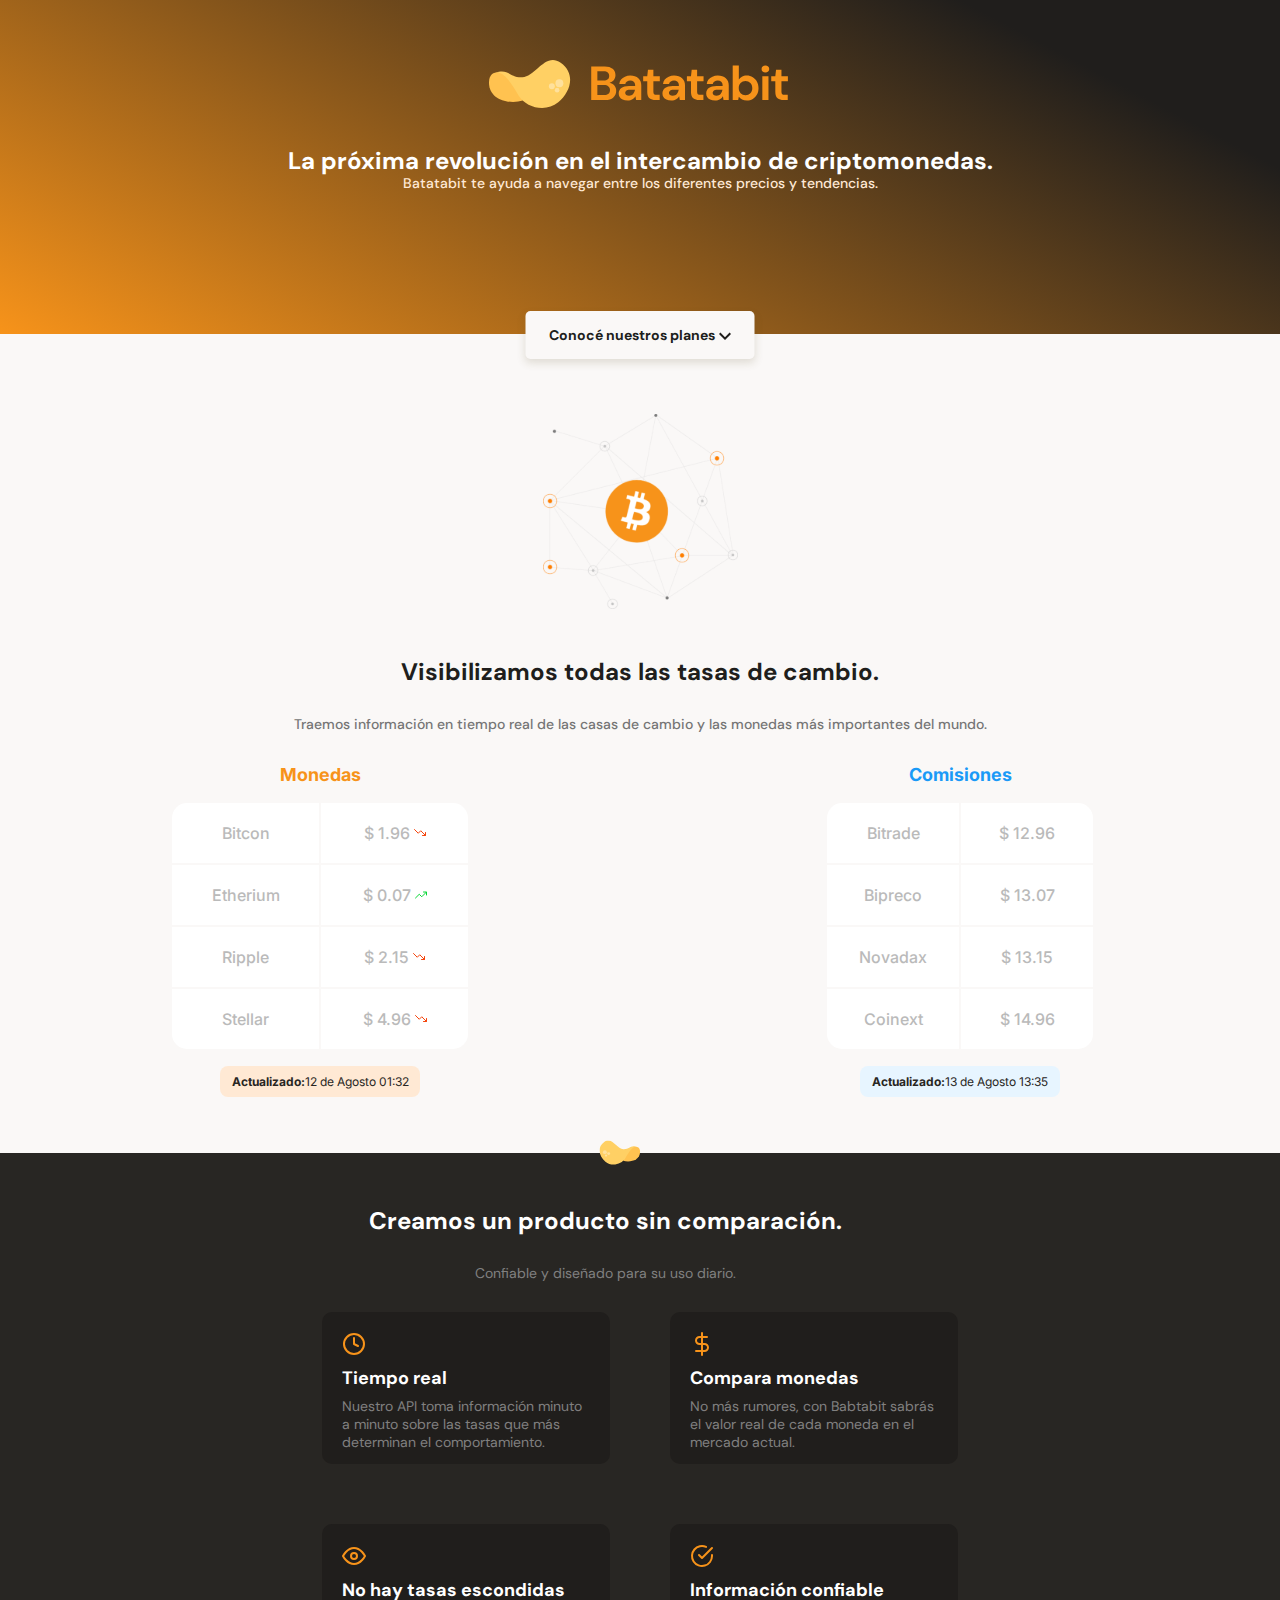
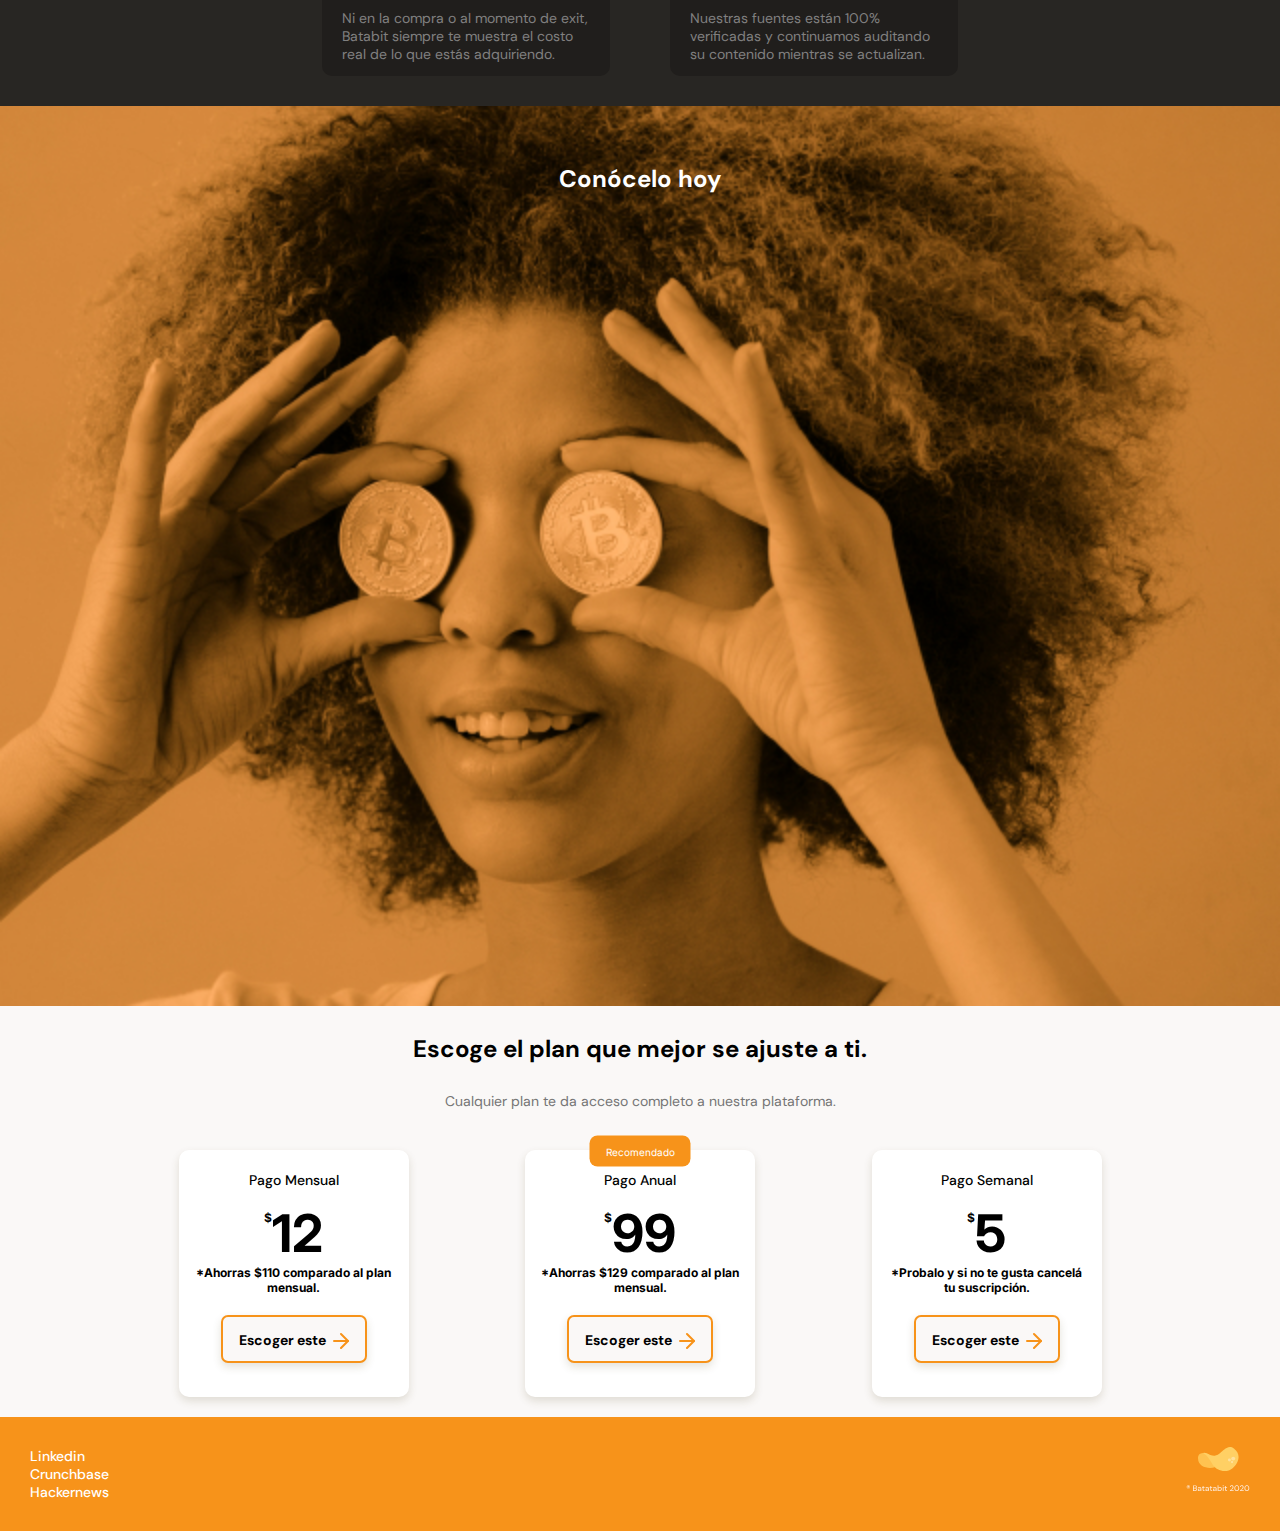
<file: responsivedesign-mobile-first/index.html>
<!DOCTYPE html>
<html lang="en">
<head>
    <meta charset="UTF-8">
    <meta http-equiv="X-UA-Compatible" content="IE=edge">
    <meta name="viewport" content="width=device-width, initial-scale=1.0">
    <link rel="stylesheet" href="./css/styles.css" />
  
    <link rel="stylesheet" href="./css/tablet.css" media="(min-width: 768px)" />
    <link rel="stylesheet" href="./css/desktop.css" media="(min-width: 1440px)" />

    
    <title>RD-MOBILE-FIRST</title>
    <link href="https://fonts.googleapis.com/css2?family=DM+Sans:wght@400;500;700&family=Inter:wght@300;500&display=swap" rel="stylesheet">

</head>
<body>
<header>
    <img src="./assets/imagenes/logo.svg" alt="logo de Batatabit">
    <div class="header--title-container">
        <h1>La próxima revolución en el intercambio de criptomonedas.</h1>
        <p>Batatabit te ayuda a navegar entre los diferentes precios y tendencias.</p>

        <a href="#planes" class="header--button">Conocé nuestros planes <span><svg width="13" height="8" viewBox="0 0 13 8" fill="none" xmlns="http://www.w3.org/2000/svg">
            <path d="M1.91 0.589966L6.5 5.16997L11.09 0.589966L12.5 1.99997L6.5 7.99997L0.5 1.99997L1.91 0.589966Z" fill="#201E1C"/>
            </svg></span></a>
    </div>
</header>
<main>
    <section class="main--exchange-container">
        <div class="backgroundImg"></div>
        <div class="main--exchange-container--title"><h2>Visibilizamos todas las tasas de cambio.</h2>
            <p>Traemos información en tiempo real de las casas de cambio y las monedas más importantes del mundo.</p>
        </div>
        <section class="main-tables-container">
            <div class="main-currency-table">
                <p class="currency-table--title">Monedas</p>
                <div class="currency-table--container">
                    <table>
                    <tr>
                        <td class="table__top-left">Bitcon</td>
                        <td class="table__top-right" class="table__right"> $ 1.96 <svg width="12" height="13" viewBox="0 0 12 13" fill="none" xmlns="http://www.w3.org/2000/svg">
                            <path d="M11.5 9.5L6.75 4.75L4.25 7.25L0.5 3.5" stroke="#F5450D" stroke-linecap="round" stroke-linejoin="round"/>
                            <path d="M8.5 9.5H11.5V6.5" stroke="#F5450D" stroke-linecap="round" stroke-linejoin="round"/>
                            </svg></td>
                    </tr>
                    <tr>
                        <td>Etherium</td>
                        <td class="medio" class="table__right">$ 0.07 <svg width="12" height="12" viewBox="0 0 12 12" fill="none" xmlns="http://www.w3.org/2000/svg">
                            <path d="M11.5 3L6.75 7.75L4.25 5.25L0.5 9" stroke="#07D635" stroke-linecap="round" stroke-linejoin="round"/>
                            <path d="M8.5 3H11.5V6" stroke="#07D635" stroke-linecap="round" stroke-linejoin="round"/>
                            </svg>
                            </td>
                    </tr>
                    <tr>
                        <td>Ripple</td>
                        <td class="medio" class="table__right">$ 2.15 <svg width="12" height="13" viewBox="0 0 12 13" fill="none" xmlns="http://www.w3.org/2000/svg">
                            <path d="M11.5 9.5L6.75 4.75L4.25 7.25L0.5 3.5" stroke="#F5450D" stroke-linecap="round" stroke-linejoin="round"/>
                            <path d="M8.5 9.5H11.5V6.5" stroke="#F5450D" stroke-linecap="round" stroke-linejoin="round"/>
                            </svg></td>
                    </tr>
                    <tr>
                        <td class="table__bottom-left">Stellar</td>
                        <td  class="table__bottom-right" class="table__right">$ 4.96 <svg width="12" height="13" viewBox="0 0 12 13" fill="none" xmlns="http://www.w3.org/2000/svg">
                            <path d="M11.5 9.5L6.75 4.75L4.25 7.25L0.5 3.5" stroke="#F5450D" stroke-linecap="round" stroke-linejoin="round"/>
                            <path d="M8.5 9.5H11.5V6.5" stroke="#F5450D" stroke-linecap="round" stroke-linejoin="round"/>
                            </svg></td>
                    </tr>
                </table>
            </div>

                <div class="currency-table--date">
                    <p> <b>Actualizado:</b>12 de Agosto 01:32</p>
                </div>
            </div>
                <div class="main-comision-table">
                    <p class="comision-table--title">Comisiones</p>
                    <div class="comision-table--container">
                        <table>
                        <tr>
                            <td class="table__top-left">Bitrade</td>
                            <td class="table__top-right" class="table__right"> $ 12.96 </td>
                        </tr>
                        <tr>
                            <td>Bipreco</td>
                            <td class="medio" class="table__right">$ 13.07 </td>   
                        </tr>
                        <tr>
                            <td>Novadax</td>
                            <td class="medio" class="table__right">$ 13.15 </td>
                        </tr>
                        <tr>
                            <td class="table__bottom-left">Coinext</td>
                            <td  class="table__bottom-right" class="table__right">$ 14.96 </td>
                        </tr>
                    </table>
                    <div class="comision-table--date">
                        <p> <b>Actualizado:</b>13 de Agosto 13:35</p>
                    </div>
                </div>
            </div>
        </section>
    </section>

    <section class="main--info-container">
        <svg class="papa" width="41" height="25" viewBox="0 0 41 25" fill="none" xmlns="http://www.w3.org/2000/svg">
            <path d="M23.6785 20.2905C30.1018 22.2884 40.4763 20.2465 40.5685 11.3487C40.6606 2.45065 29.5884 7.75108 29.5884 7.75108L23.6785 20.2905Z" fill="#FFC250"/>
            <path d="M37.4454 6.35634C32.9624 5.58791 29.5577 11.5303 25.7908 17.7291C22.0239 23.9278 12.2148 26.3848 5.94727 21.172C-0.320286 15.9591 -2.97291 6.82937 4.72262 1.38363C12.4181 -4.06212 17.222 8.30144 23.847 8.64128C30.4718 8.98113 30.5202 4.055 37.4454 6.35634Z" fill="#FFD064"/>
            <ellipse rx="1.96745" ry="1.96809" transform="matrix(-1 0 0 1 5.37188 11.6257)" fill="#FFE19D"/>
            <circle r="1.47559" transform="matrix(-1 0 0 1 9.1428 13.1012)" fill="#FFE19D"/>
            <circle r="1.14768" transform="matrix(-1 0 0 1 6.51953 15.0694)" fill="#FFE19D"/>
            </svg>
        <section class="main--info-container--titles">
            <div class="titulos">
                <h3 class="main--info-containter--title">
                    Creamos un producto sin comparación.
                </h3>
                <p class="main--info-containter--subtitle">
                    Confiable y diseñado para su uso diario.
                </p>
            </div>
            <div>
                <section class="main--info-containter-boxes">
                    <div>
                        <article class="main--info-containter-box">
                            <figure><svg width="24" height="24" viewBox="0 0 24 24" fill="none" xmlns="http://www.w3.org/2000/svg">
                             <path d="M12 22C17.5228 22 22 17.5228 22 12C22 6.47715 17.5228 2 12 2C6.47712 2 1.99997 6.47715 1.99997 12C1.99997 17.5228 6.47712 22 12 22Z" stroke="#F7931A" stroke-width="2" stroke-linecap="round" stroke-linejoin="round"/>
                             <path d="M12 6V12L16 14" stroke="#F7931A" stroke-width="2" stroke-linecap="round" stroke-linejoin="round"/>
                             </svg>
                              </figure> 
                        <p class="main--info-containter-box-title"> Tiempo real</p>
                        <p class="main--info-containter-box-description">Nuestro API toma información minuto a minuto sobre las tasas que más determinan el comportamiento.</p>
                         </article>
                         <article class="main--info-containter-box">
                             <figure><svg width="24" height="24" viewBox="0 0 24 24" fill="none" xmlns="http://www.w3.org/2000/svg">
                                 <path d="M1 12C1 12 5 4 12 4C19 4 23 12 23 12C23 12 19 20 12 20C5 20 1 12 1 12Z" stroke="#F7931A" stroke-width="2" stroke-linecap="round" stroke-linejoin="round"/>
                                 <path d="M12 15C13.6569 15 15 13.6569 15 12C15 10.3431 13.6569 9 12 9C10.3431 9 9 10.3431 9 12C9 13.6569 10.3431 15 12 15Z" stroke="#F7931A" stroke-width="2" stroke-linecap="round" stroke-linejoin="round"/>
                                 </svg>
                                 </figure> 
                             <p class="main--info-containter-box-title">No hay tasas escondidas</p>
                              <p class="main--info-containter-box-description">Ni en la compra o al momento de exit, Batabit siempre te muestra el costo real de lo que estás adquiriendo.</p>
                         </article>
                    </div>
                    <div>
                        <article class="main--info-containter-box">
                            <figure><svg width="24" height="24" viewBox="0 0 24 24" fill="none" xmlns="http://www.w3.org/2000/svg">
                                <path d="M12 1V23" stroke="#F7931A" stroke-width="2" stroke-linecap="round" stroke-linejoin="round"/>
                                <path d="M17 5H9.5C8.57174 5 7.6815 5.36875 7.02513 6.02513C6.36875 6.6815 6 7.57174 6 8.5C6 9.42826 6.36875 10.3185 7.02513 10.9749C7.6815 11.6313 8.57174 12 9.5 12H14.5C15.4283 12 16.3185 12.3687 16.9749 13.0251C17.6313 13.6815 18 14.5717 18 15.5C18 16.4283 17.6313 17.3185 16.9749 17.9749C16.3185 18.6313 15.4283 19 14.5 19H6" stroke="#F7931A" stroke-width="2" stroke-linecap="round" stroke-linejoin="round"/>
                                </svg></figure> 
                           <p class="main--info-containter-box-title">Compara monedas</p> 
                           <p class="main--info-containter-box-description">No más rumores, con Babtabit sabrás el valor real de cada moneda en el mercado actual.</p>
                        </article>
                        <article class="main--info-containter-box">
                            <figure><svg width="24" height="24" viewBox="0 0 24 24" fill="none" xmlns="http://www.w3.org/2000/svg">
                                <path d="M22 11.08V12C21.9988 14.1564 21.3005 16.2547 20.0093 17.9818C18.7182 19.709 16.9033 20.9725 14.8354 21.5839C12.7674 22.1953 10.5573 22.1219 8.53446 21.3746C6.51167 20.6273 4.78465 19.2461 3.61095 17.4371C2.43726 15.628 1.87978 13.4881 2.02167 11.3363C2.16355 9.18455 2.9972 7.13631 4.39827 5.49706C5.79935 3.85781 7.69278 2.71537 9.79618 2.24013C11.8996 1.7649 14.1003 1.98232 16.07 2.85999" stroke="#F7931A" stroke-width="2" stroke-linecap="round" stroke-linejoin="round"/>
                                <path d="M22 4L12 14.01L9 11.01" stroke="#F7931A" stroke-width="2" stroke-linecap="round" stroke-linejoin="round"/>
                                </svg>
                            </figure> 
                           <p class="main--info-containter-box-title">Información confiable </p> 
                           <p class="main--info-containter-box-description">Nuestras fuentes están 100% verificadas y continuamos auditando su contenido mientras se actualizan.</p>
                        </article>
                    </div>
                </section>
            </div>
        </section>
    </section>
    <section class="main-foto-container">
        </figure>
        <div>
            <h2>
                Conócelo hoy
            </h2>
        </div>
    </section>
    <section class="main--planes-container" id="planes">
        <section class="main--planes-container--titles">
            <div>
                <h3 class="main--planes-containter--title">
                    Escoge el plan que mejor se ajuste a ti.
                </h3>
                <p class="main--planes-containter--subtitle">
                    Cualquier plan te da acceso completo a nuestra plataforma.
                </p>
            </div>
            <section class="main--planes-container-boxes">
                <article class="main--planes-container-box">
                    <class class="main--planes-div">
                        <h3>Pago Mensual</h3>
                            <p><span>$</span>12</p>
                        <p class="main--planes-div-beneficio">*Ahorras $110 comparado al plan mensual.</p>
                        <button class="main--planes-div-boton">Escoger este <span></span></button>
                    </div>
                </article>
                <article class="main--planes-container-box">
                    <p class="recomendado">Recomendado</p>
                    <div class="main--planes-div">
                        <h3>Pago Anual</h3>
                        <p><span>$</span>99</p>
                        <p class="main--planes-div-beneficio">*Ahorras $129 comparado al plan mensual.</p>
                        <button class="main--planes-div-boton">Escoger este <span></span></button>
                    </div>
                </article>
                <article class="main--planes-container-box">
                    <div class="main--planes-div">
                        <h3>Pago Semanal</h3>
                        <p><span>$</span>5</p>
                        <p class="main--planes-div-beneficio">*Probalo y si no te gusta cancelá tu suscripción.</p>
                        <button class="main--planes-div-boton">Escoger este <span></span></button>
                    </div>
                </article>
            </section>
    </section>
</main>
<footer>
    <section>
        <ul class="lista-footer">
            <li><a href="https://www.linkedin.com/">Linkedin</a> </li>
            <li><a href="https://www.crunchbase.com/">Crunchbase </a> </li>
            <li><a href="https://news.ycombinator.com/">Hackernews</a></li>
        </ul>
    </section>
    <section class="logo-footer">
        <span></span>
    </section>
</footer>
</body>
</html>
</file>
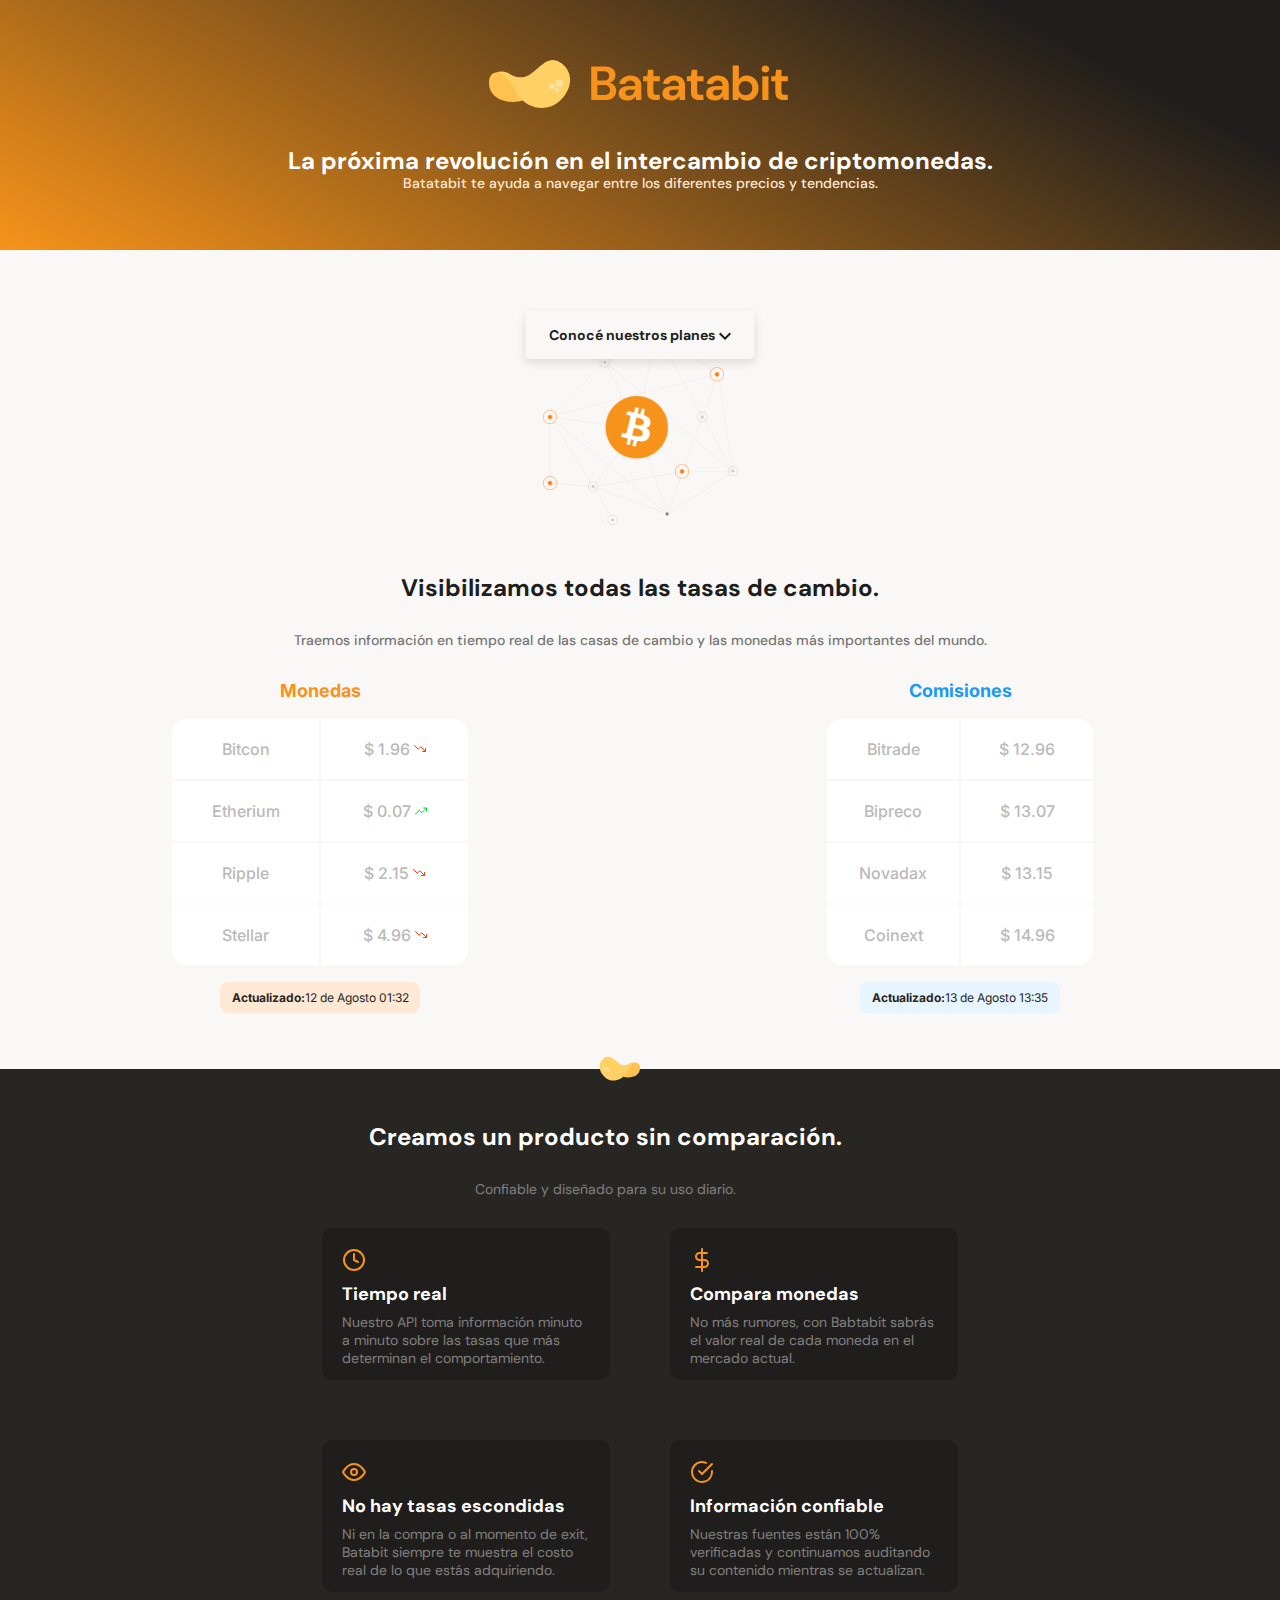
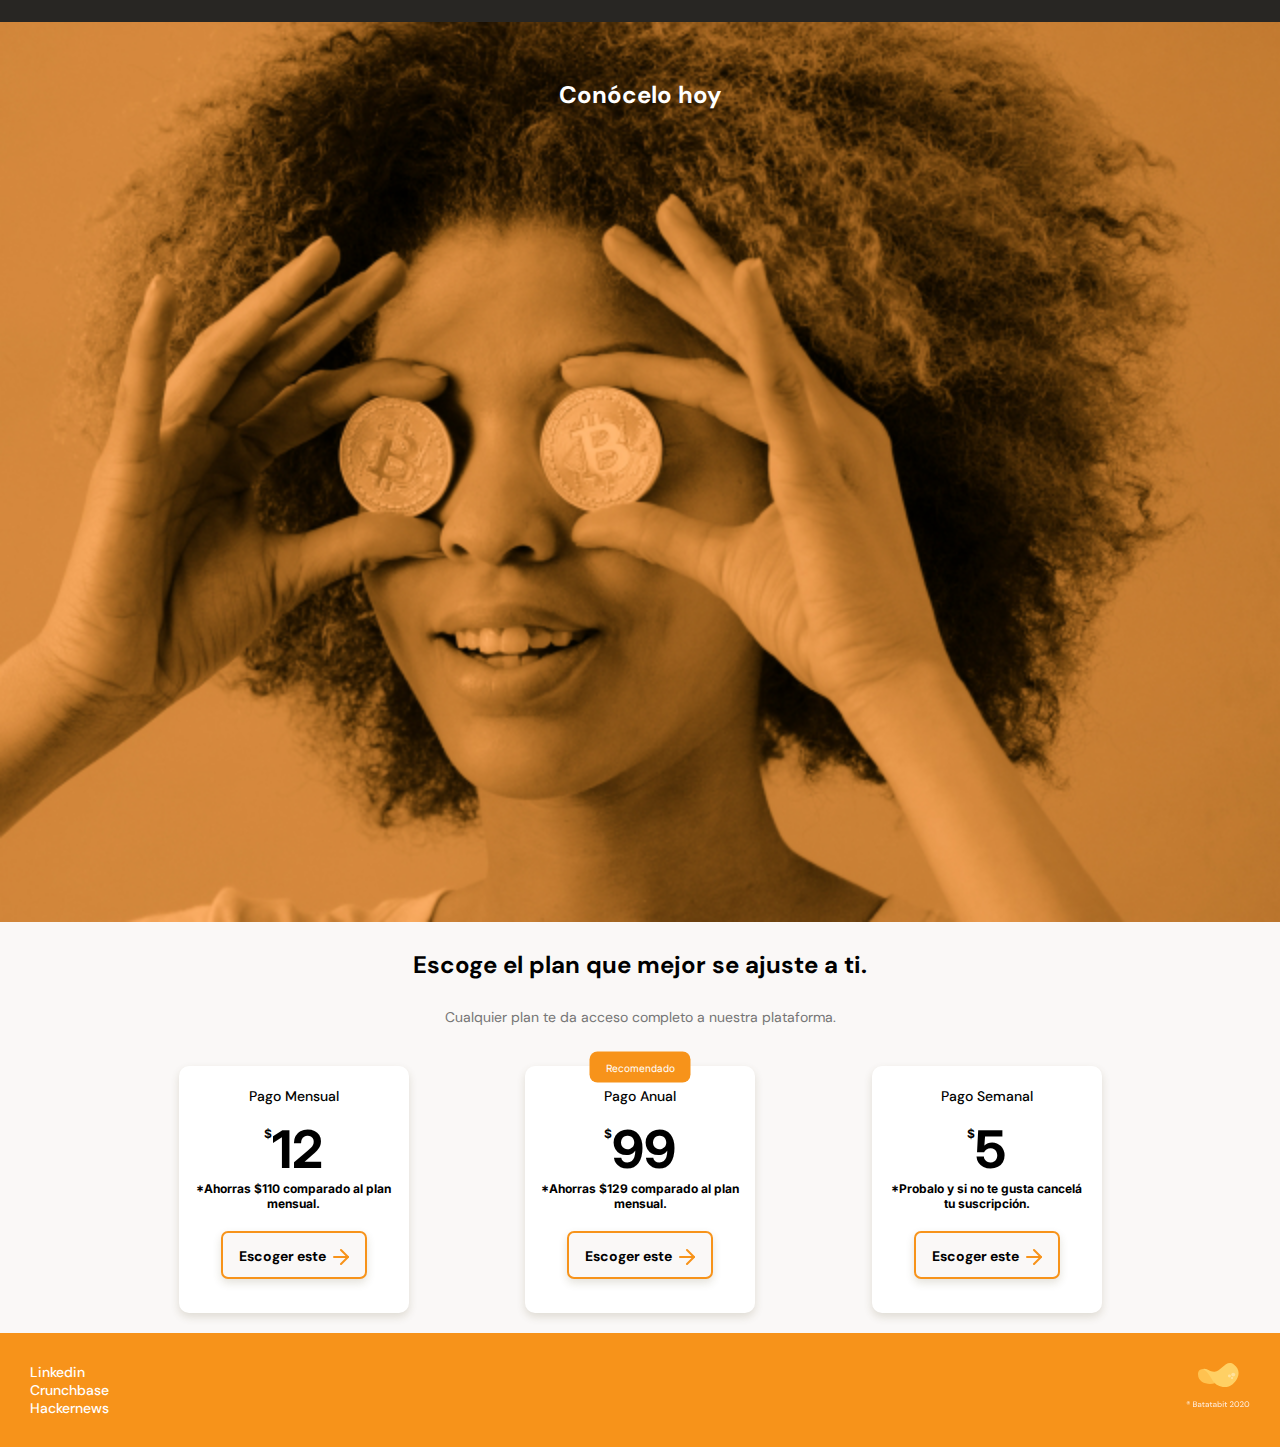
<file: responsivedesign-mobile-first/responsivedesign-mobile-first/index.html>
<!DOCTYPE html>
<html lang="en">
<head>
    <meta charset="UTF-8">
    <meta http-equiv="X-UA-Compatible" content="IE=edge">
    <meta name="viewport" content="width=device-width, initial-scale=1.0">
    <link rel="stylesheet" href="./css/styles.css" />
    <link rel="stylesheet" href="./css/tablet.css" media="(min-width: 930px)" />
    
    <title>RD-MOBILE-FIRST</title>
    <link href="https://fonts.googleapis.com/css2?family=DM+Sans:wght@400;500;700&family=Inter:wght@300;500&display=swap" rel="stylesheet">

</head>
<body>
<header>
    <img src="./assets/imagenes/logo.svg" alt="logo de Batatabit">
    <div class="header--title-container">
        <h1>La próxima revolución en el intercambio de criptomonedas.</h1>
        <p>Batatabit te ayuda a navegar entre los diferentes precios y tendencias.</p>

        <a href="#planes" class="header--button">Conocé nuestros planes <span><svg width="13" height="8" viewBox="0 0 13 8" fill="none" xmlns="http://www.w3.org/2000/svg">
            <path d="M1.91 0.589966L6.5 5.16997L11.09 0.589966L12.5 1.99997L6.5 7.99997L0.5 1.99997L1.91 0.589966Z" fill="#201E1C"/>
            </svg></span></a>
    </div>
</header>
<main>
    <section class="main--exchange-container">
        <div class="backgroundImg"></div>
        <div class="main--exchange-container--title"><h2>Visibilizamos todas las tasas de cambio.</h2>
            <p>Traemos información en tiempo real de las casas de cambio y las monedas más importantes del mundo.</p>
        </div>
        <section class="main-tables-container">
            <div class="main-currency-table">
                <p class="currency-table--title">Monedas</p>
                <div class="currency-table--container">
                    <table>
                    <tr>
                        <td class="table__top-left">Bitcon</td>
                        <td class="table__top-right" class="table__right"> $ 1.96 <svg width="12" height="13" viewBox="0 0 12 13" fill="none" xmlns="http://www.w3.org/2000/svg">
                            <path d="M11.5 9.5L6.75 4.75L4.25 7.25L0.5 3.5" stroke="#F5450D" stroke-linecap="round" stroke-linejoin="round"/>
                            <path d="M8.5 9.5H11.5V6.5" stroke="#F5450D" stroke-linecap="round" stroke-linejoin="round"/>
                            </svg></td>
                    </tr>
                    <tr>
                        <td>Etherium</td>
                        <td class="medio" class="table__right">$ 0.07 <svg width="12" height="12" viewBox="0 0 12 12" fill="none" xmlns="http://www.w3.org/2000/svg">
                            <path d="M11.5 3L6.75 7.75L4.25 5.25L0.5 9" stroke="#07D635" stroke-linecap="round" stroke-linejoin="round"/>
                            <path d="M8.5 3H11.5V6" stroke="#07D635" stroke-linecap="round" stroke-linejoin="round"/>
                            </svg>
                            </td>
                    </tr>
                    <tr>
                        <td>Ripple</td>
                        <td class="medio" class="table__right">$ 2.15 <svg width="12" height="13" viewBox="0 0 12 13" fill="none" xmlns="http://www.w3.org/2000/svg">
                            <path d="M11.5 9.5L6.75 4.75L4.25 7.25L0.5 3.5" stroke="#F5450D" stroke-linecap="round" stroke-linejoin="round"/>
                            <path d="M8.5 9.5H11.5V6.5" stroke="#F5450D" stroke-linecap="round" stroke-linejoin="round"/>
                            </svg></td>
                    </tr>
                    <tr>
                        <td class="table__bottom-left">Stellar</td>
                        <td  class="table__bottom-right" class="table__right">$ 4.96 <svg width="12" height="13" viewBox="0 0 12 13" fill="none" xmlns="http://www.w3.org/2000/svg">
                            <path d="M11.5 9.5L6.75 4.75L4.25 7.25L0.5 3.5" stroke="#F5450D" stroke-linecap="round" stroke-linejoin="round"/>
                            <path d="M8.5 9.5H11.5V6.5" stroke="#F5450D" stroke-linecap="round" stroke-linejoin="round"/>
                            </svg></td>
                    </tr>
                </table>
            </div>

                <div class="currency-table--date">
                    <p> <b>Actualizado:</b>12 de Agosto 01:32</p>
                </div>
            </div>
                <div class="main-comision-table">
                    <p class="comision-table--title">Comisiones</p>
                    <div class="comision-table--container">
                        <table>
                        <tr>
                            <td class="table__top-left">Bitrade</td>
                            <td class="table__top-right" class="table__right"> $ 12.96 </td>
                        </tr>
                        <tr>
                            <td>Bipreco</td>
                            <td class="medio" class="table__right">$ 13.07 </td>   
                        </tr>
                        <tr>
                            <td>Novadax</td>
                            <td class="medio" class="table__right">$ 13.15 </td>
                        </tr>
                        <tr>
                            <td class="table__bottom-left">Coinext</td>
                            <td  class="table__bottom-right" class="table__right">$ 14.96 </td>
                        </tr>
                    </table>
                    <div class="comision-table--date">
                        <p> <b>Actualizado:</b>13 de Agosto 13:35</p>
                    </div>
                </div>
            </div>
        </section>
    </section>

    <section class="main--info-container">
        <svg class="papa" width="41" height="25" viewBox="0 0 41 25" fill="none" xmlns="http://www.w3.org/2000/svg">
            <path d="M23.6785 20.2905C30.1018 22.2884 40.4763 20.2465 40.5685 11.3487C40.6606 2.45065 29.5884 7.75108 29.5884 7.75108L23.6785 20.2905Z" fill="#FFC250"/>
            <path d="M37.4454 6.35634C32.9624 5.58791 29.5577 11.5303 25.7908 17.7291C22.0239 23.9278 12.2148 26.3848 5.94727 21.172C-0.320286 15.9591 -2.97291 6.82937 4.72262 1.38363C12.4181 -4.06212 17.222 8.30144 23.847 8.64128C30.4718 8.98113 30.5202 4.055 37.4454 6.35634Z" fill="#FFD064"/>
            <ellipse rx="1.96745" ry="1.96809" transform="matrix(-1 0 0 1 5.37188 11.6257)" fill="#FFE19D"/>
            <circle r="1.47559" transform="matrix(-1 0 0 1 9.1428 13.1012)" fill="#FFE19D"/>
            <circle r="1.14768" transform="matrix(-1 0 0 1 6.51953 15.0694)" fill="#FFE19D"/>
            </svg>
        <section class="main--info-container--titles">
            <div class="titulos">
                <h3 class="main--info-containter--title">
                    Creamos un producto sin comparación.
                </h3>
                <p class="main--info-containter--subtitle">
                    Confiable y diseñado para su uso diario.
                </p>
            </div>
            <div>
                <section class="main--info-containter-boxes">
                    <div>
                        <article class="main--info-containter-box">
                            <figure><svg width="24" height="24" viewBox="0 0 24 24" fill="none" xmlns="http://www.w3.org/2000/svg">
                             <path d="M12 22C17.5228 22 22 17.5228 22 12C22 6.47715 17.5228 2 12 2C6.47712 2 1.99997 6.47715 1.99997 12C1.99997 17.5228 6.47712 22 12 22Z" stroke="#F7931A" stroke-width="2" stroke-linecap="round" stroke-linejoin="round"/>
                             <path d="M12 6V12L16 14" stroke="#F7931A" stroke-width="2" stroke-linecap="round" stroke-linejoin="round"/>
                             </svg>
                              </figure> 
                        <p class="main--info-containter-box-title"> Tiempo real</p>
                        <p class="main--info-containter-box-description">Nuestro API toma información minuto a minuto sobre las tasas que más determinan el comportamiento.</p>
                         </article>
                         <article class="main--info-containter-box">
                             <figure><svg width="24" height="24" viewBox="0 0 24 24" fill="none" xmlns="http://www.w3.org/2000/svg">
                                 <path d="M1 12C1 12 5 4 12 4C19 4 23 12 23 12C23 12 19 20 12 20C5 20 1 12 1 12Z" stroke="#F7931A" stroke-width="2" stroke-linecap="round" stroke-linejoin="round"/>
                                 <path d="M12 15C13.6569 15 15 13.6569 15 12C15 10.3431 13.6569 9 12 9C10.3431 9 9 10.3431 9 12C9 13.6569 10.3431 15 12 15Z" stroke="#F7931A" stroke-width="2" stroke-linecap="round" stroke-linejoin="round"/>
                                 </svg>
                                 </figure> 
                             <p class="main--info-containter-box-title">No hay tasas escondidas</p>
                              <p class="main--info-containter-box-description">Ni en la compra o al momento de exit, Batabit siempre te muestra el costo real de lo que estás adquiriendo.</p>
                         </article>
                    </div>
                    <div>
                        <article class="main--info-containter-box">
                            <figure><svg width="24" height="24" viewBox="0 0 24 24" fill="none" xmlns="http://www.w3.org/2000/svg">
                                <path d="M12 1V23" stroke="#F7931A" stroke-width="2" stroke-linecap="round" stroke-linejoin="round"/>
                                <path d="M17 5H9.5C8.57174 5 7.6815 5.36875 7.02513 6.02513C6.36875 6.6815 6 7.57174 6 8.5C6 9.42826 6.36875 10.3185 7.02513 10.9749C7.6815 11.6313 8.57174 12 9.5 12H14.5C15.4283 12 16.3185 12.3687 16.9749 13.0251C17.6313 13.6815 18 14.5717 18 15.5C18 16.4283 17.6313 17.3185 16.9749 17.9749C16.3185 18.6313 15.4283 19 14.5 19H6" stroke="#F7931A" stroke-width="2" stroke-linecap="round" stroke-linejoin="round"/>
                                </svg></figure> 
                           <p class="main--info-containter-box-title">Compara monedas</p> 
                           <p class="main--info-containter-box-description">No más rumores, con Babtabit sabrás el valor real de cada moneda en el mercado actual.</p>
                        </article>
                        <article class="main--info-containter-box">
                            <figure><svg width="24" height="24" viewBox="0 0 24 24" fill="none" xmlns="http://www.w3.org/2000/svg">
                                <path d="M22 11.08V12C21.9988 14.1564 21.3005 16.2547 20.0093 17.9818C18.7182 19.709 16.9033 20.9725 14.8354 21.5839C12.7674 22.1953 10.5573 22.1219 8.53446 21.3746C6.51167 20.6273 4.78465 19.2461 3.61095 17.4371C2.43726 15.628 1.87978 13.4881 2.02167 11.3363C2.16355 9.18455 2.9972 7.13631 4.39827 5.49706C5.79935 3.85781 7.69278 2.71537 9.79618 2.24013C11.8996 1.7649 14.1003 1.98232 16.07 2.85999" stroke="#F7931A" stroke-width="2" stroke-linecap="round" stroke-linejoin="round"/>
                                <path d="M22 4L12 14.01L9 11.01" stroke="#F7931A" stroke-width="2" stroke-linecap="round" stroke-linejoin="round"/>
                                </svg>
                            </figure> 
                           <p class="main--info-containter-box-title">Información confiable </p> 
                           <p class="main--info-containter-box-description">Nuestras fuentes están 100% verificadas y continuamos auditando su contenido mientras se actualizan.</p>
                        </article>
                    </div>
                    
                </section>
            </div>
        </section>
    </section>
    <section class="main-foto-container">
        </figure>
        <div>
            <h2>
                Conócelo hoy
            </h2>
        </div>
    </section>
    <section class="main--planes-container" id="planes">
        <section class="main--planes-container--titles">
            <div>
                <h3 class="main--planes-containter--title">
                    Escoge el plan que mejor se ajuste a ti.
                </h3>
                <p class="main--planes-containter--subtitle">
                    Cualquier plan te da acceso completo a nuestra plataforma.
                </p>
            </div>
            <section class="main--planes-container-boxes">
                <article class="main--planes-container-box">
                    <class class="main--planes-div">
                        <h3>Pago Mensual</h3>
                            <p><span>$</span>12</p>
                        <p class="main--planes-div-beneficio">*Ahorras $110 comparado al plan mensual.</p>
                        <button class="main--planes-div-boton">Escoger este <span></span></button>
                    </div>
                </article>
                <article class="main--planes-container-box">
                    <p class="recomendado">Recomendado</p>
                    <div class="main--planes-div">
                        <h3>Pago Anual</h3>
                        <p><span>$</span>99</p>
                        <p class="main--planes-div-beneficio">*Ahorras $129 comparado al plan mensual.</p>
                        <button class="main--planes-div-boton">Escoger este <span></span></button>
                    </div>
                </article>
                <article class="main--planes-container-box">
                    <div class="main--planes-div">
                        <h3>Pago Semanal</h3>
                        <p><span>$</span>5</p>
                        <p class="main--planes-div-beneficio">*Probalo y si no te gusta cancelá tu suscripción.</p>
                        <button class="main--planes-div-boton">Escoger este <span></span></button>
                    </div>
                </article>
            </section>
    </section>
</main>
<footer>
    <section>
        <ul class="lista-footer">
            <li><a href="https://www.linkedin.com/">Linkedin</a> </li>
            <li><a href="https://www.crunchbase.com/">Crunchbase </a> </li>
            <li><a href="https://news.ycombinator.com/">Hackernews</a></li>
        </ul>
    </section>
    <section class="logo-footer">
        <span></span>
    </section>
</footer>
</body>
</html>
</file>
<file: responsivedesign-mobile-first/css/styles.css>
/* 
Orden de estilos:
1- Posicionamiento --> static, absolute, relative, fixed
2- Modelo de caja (Box model) --> margin, border, padding, content
3- Tipografía --> tipos, tamaños de fuente, etc
4- Estilos visuales --> box-shadow, border-radius, gradient, etc
5- Otros --> reglas CSS y más.

font-family: 'DM Sans', sans-serif;
font-family: 'Inter', sans-serif;
*/

:root /* agregar variables */ {
    --bitcoin-orange: #f7931a;
    --soft-orange: #ffe9d5;
    --secondary-blue: #1a9af7;
    --soft-blue: #e7f5ff;
    --warm-black: #201e1c;
    --black: #282623;
    --grey: #bababa;
    --off-white: #faf8f7;
    --white: #ffffff;
  }
  
  * {
    margin: 0;
    padding: 0;
    box-sizing: border-box;
  }
  
  html {
    font-size: 62.5%;
    font-family: "DM Sans", sans-serif;
  }
  
  header {
    position: relative;
    display: flex;
    flex-direction: column;
    justify-content: center;
    text-align: center;
    width: 100%;
    min-width: 320px;
    height: 33.4rem;
    background: linear-gradient(207.8deg, #201e1c 16.69%, #f7931a 100%);
  }
  
  header img {
    width: 15.1rem;
    height: 2.4rem;
    margin-top: 6rem;
    align-self: center;
  }
  
  .header--title-container {
    width: 90%;
    min-width: 28.8rem;
    max-width: 90rem;
    height: 21.8rem;
    margin-top: 4rem;
    text-align: center;
    align-self: center;
  }
  
  .header--title-container h1 {
    font-size: 2.4rem;
    font-weight: bold;
    line-height: 2.6rem;
    color: var(--white);
  }
  
  .header--title-container p {
    font-size: 1.4rem;
    font-weight: 500;
    line-height: 18px;
    color: var(--soft-orange);
  }
  
  .header--button {
    position: absolute;
    top: 30rem;
    left: 50%;
    transform: translate(-50%, -50%);
    padding: 1.5rem;
    width: 22.9rem;
    height: 48px;
    display: block;
    margin-top: 3.5rem;
    margin-left: 0 auto;
    background-color: var(--off-white);
    box-shadow: 0px 4px 8px rgba(89, 73, 30, 0.16);
    border: none;
    border-radius: 5px;
    font-size: 1.4rem;
    font-weight: bold;
    color: var(--warm-black);
    text-decoration: none;
  }
  
  .header--button:hover {
    background-color: var(--grey);
  }
  
  main {
    width: 100%;
    height: auto;
  }
  
  .main--exchange-container {
    width: 100%;
    height: auto;
    padding-top: 80px;
    padding-bottom: 30px;
    text-align: center;
    background-color: var(--off-white);
  }
  
  .main--exchange-container-title {
    width: 90%;
    min-width: 288px;
    max-width: 900px;
    margin: 0 auto;
  }
  
  .main--exchange-container .backgroundImg {
    width: 195px;
    height: 195px;
    margin: 0 auto;
    margin-bottom: 50px;
    background-image: url(../assets/imagenes/bitcoin.svg);
    background-position: center;
    background-size: cover;
    background-repeat: no-repeat;
  }
  
  .main--exchange-container--title h2 {
    margin-bottom: 30px;
    font-size: 2.4rem;
    line-height: 2.6rem;
    font-weight: bold;
    color: var(--warm-black);
  }
  
  .main--exchange-container--title p {
    margin-bottom: 30px;
    font-size: 1.4rem;
    line-height: 1.8rem;
    font-weight: 500;
    color: #757575;
  }
  
  .main-currency-table {
    width: 70%;
    min-width: 235px;
    max-width: 500px;
    height: 360px;
    margin: 0 auto;
    font-family: "Inter", sans-serif;
  }
  
  .main-currency-table .currency-table--title {
    margin-bottom: 15px;
    display: flex;
    justify-content: flex-start;
    font-weight: bold;
    line-height: 2.3rem;
    font-size: 1.8rem;
    color: var(--bitcoin-orange);
  }
  
  .currency-table--container {
    width: 90%;
    min-width: 230px;
    max-width: 300px;
    height: 250px;
    margin: 0 auto;
  }
  
  .currency-table--container table {
    width: 100%;
    height: 100%;
  }
  
  .currency-table--container td {
    width: 50%;
    font-size: 1.6rem;
    font-weight: 500;
    line-height: 1.9rem;
    color: var(--grey);
    background-color: var(--white);
  }
  
  .currency-table--container .table__top-left {
    border-radius: 15px 0 0 0;
  }
  
  .currency-table--container .table__top-right {
    border-radius: 0 15px 0 0;
  }
  
  .currency-table--container .table__bottom-left {
    border-radius: 0 0 0 15px;
  }
  
  .currency-table--container .table__bottom-right {
    border-radius: 0 0 15px 0;
  }
  
  .currency-table--container .table__right {
    font-size: 1.4rem;
    letter-spacing: -0.2em;
    line-height: 1.7rem;
    text-align: center;
  }
  
  .currency-table--date {
    padding: 8px;
    width: 200px;
    height: 31px;
    margin: 0 auto;
    margin-top: 15px;
    background-color: #ffe9d4;
    border-radius: 8px;
  }
  
  .currency-table--date p {
    font-size: 1.2rem;
    color: var(--black);
    line-height: 1.5rem;
  }
  
  .main-currency-table {
    width: 70%;
    min-width: 235px;
    max-width: 500px;
    height: 360px;
    margin: 0 auto;
    font-family: "Inter", sans-serif;
  }
  
  .main-comision-table {
    width: 70%;
    min-width: 23.5rem;
    max-width: 50rem;
    height: 360px;
    margin: 0 auto;
    font-family: "Inter", sans-serif;
  }
  
  .main-comision-table .comision-table--title {
    margin-bottom: 15px;
    font-size: 1.8rem;
    font-weight: bold;
    line-height: 2.3rem;
    color: var(--secondary-blue);
    display: flex;
    justify-content: flex-start;
  }
  
  .comision-table--container {
    width: 90%;
    min-width: 230px;
    max-width: 300px;
    height: 250px;
    margin: 0 auto;
  }
  
  .comision-table--container table {
    width: 90%;
    min-width: 230px;
    max-width: 300px;
    height: 250px;
    margin: 0 auto;
    /* background-color: #fff; */
    border-radius: 15px;
  }
  
  .comision-table--container td {
    width: 50%;
    font-size: 1.6rem;
    font-weight: 500;
    line-height: 1.9rem;
    color: var(--grey);
    background-color: var(--white);
  }
  
  .comision-table--container .table__top-left {
    border-radius: 15px 0 0 0;
  }
  
  .comision-table--container .table__top-right {
    border-radius: 0 15px 0 0;
  }
  
  .comision-table--container .table__bottom-left {
    border-radius: 0 0 0 15px;
  }
  
  .comision-table--container .table__bottom-right {
    border-radius: 0 0 15px 0;
  }
  .comision-table--container .table__right {
    font-size: 1.4rem;
    letter-spacing: -0.2em;
    line-height: 1.7rem;
    text-align: center;
  }
  
  .comision-table--date {
    padding: 8px;
    width: 200px;
    height: 31px;
    margin: 0 auto;
    margin-top: 15px;
    background-color: var(--soft-blue);
    border-radius: 8px;
  }
  
  .comision-table--date p {
    font-size: 1.2rem;
    color: var(--black);
    line-height: 1.5rem;
  }
  
  main .main--info-container {
    width: 100%;
    position: relative;
    height: auto;
    display: flex;
    flex-direction: column;
    align-items: center;
    background-color: var(--black);
  }
  
  main .main--info-container .papa {
    transform: translate(-50%, -50%);
  }
  
  .main--info-container--titles .titulos {
    width: 90%;
    min-width: 32rem;
    text-align: center;
    position: relative;
    display: flex;
    flex-direction: column;
    align-items: center;
  }
  
  .main--info-containter--title {
    padding-top: 3rem;
    padding-bottom: 3rem;
    font-weight: bold;
    font-size: 2.4rem;
    line-height: 2.6rem;
    color: var(--white);
  }
  
  .main--info-containter--subtitle {
    font-size: 1.4rem;
    line-height: 1.8rem;
    color: #808080;
    padding-bottom: 0rem;
  }
  

  .main--info-containter-box {
    width: 28.8rem;
    height: 15.2rem;
    margin: 3rem;
    padding: 2rem;
    background-color: var(--warm-black);
    border-radius: 10px;
    text-align: left;
  }
  
  .main--info-containter-box .main--info-containter-box-title {
    margin-top: 1rem;
    margin-bottom: 1rem;
    font-weight: bold;
    font-size: 1.8rem;
    line-height: 1.8rem;
    font-weight: bold;
    color: var(--white);
  }
  
  .main--info-containter-box .main--info-containter-box-description {
    font-size: 1.4rem;
    line-height: 1.8rem;
    color: #808080;
  }
  
  .main-foto-container {
    height: 100vh;
    width: 100%;
    min-width: 320px;
    background-image: url(../assets/imagenes/bitcoinbaby2x.jpg);
  
    background-repeat: no-repeat;
    background-position: center;
    background-size: cover;
  }
  
  .main-foto-container h2 {
    text-align: center;
    padding-top: 6rem;
    font-size: 2.4rem;
    font-weight: bold;
    line-height: 2.6rem;
    color: var(--white);
  }
  
  .main--info-container {
    width: 100%;
    height: auto;
    background-color: var(--off-white);
    display: flex;
    justify-content: center;
  }
  .main--planes-container {
    width: 100%;
    min-width: 32rem;
    padding-left: 2rem;
    padding-right: 2rem;
    background-color: var(--off-white);
    display: flex;
    justify-content: center;
  }
  
  .main--planes-container--titles {
    width: 90%;
    height: auto;
    text-align: center;
  }
  
  .main--planes-containter--title {
    padding-top: 3rem;
    padding-bottom: 3rem;
    font-weight: bold;
    font-size: 2.4rem;
    line-height: 2.6rem;
    color: black;
  }
  
  .main--planes-containter--subtitle {
    font-size: 1.4rem;
    line-height: 1.8rem;
    color: #757575;
    padding-bottom: 0rem;
    margin-bottom: 2rem;
  }
  
  .main--planes-container {
    background-color: var(--off-white);
  }
  
  .main--planes-container-boxes {
    display: flex;
    /* 
      1) Cambié el flex direction, de column a row
      2) Agregé propiedades de scroll
       */
    overflow-x: scroll;
    overscroll-behavior-x: contain;
    scroll-snap-type: x proximity;
  }
  
  .main--planes-container-boxes .main--planes-container-box {
    position: relative;
    scroll-snap-align: center;
    width: 19rem;
    min-width: 23rem;
    max-width: 30rem;
    height: 24.7rem;
    margin: 2rem;
    padding: 1.5rem;
    padding-top: 3rem;
    border-radius: 10px;
    text-align: center;
    background-color: var(--white);
    box-shadow: 0rem 0.4rem 0.8rem rgba(89, 73, 30, 0.16);
  }
  
  .main--planes-container-boxes .main--planes-container-box:hover {
    background-color: cadetblue;
  }
  
  .main--planes-container-boxes .main--planes-container-box .recomendado {
    position: absolute;
    bottom: 21.5rem;
    left: 50%;
    transform: translate(-50%, -50%);
    width: 10.1rem;
    height: 3.1rem;
    padding: 1.5rem;
    border-radius: 0.8rem;
    font-family: "Inter", sans-serif;
    color: var(--white);
    background-color: var(--bitcoin-orange);
    display: flex;
    align-items: center;
    justify-content: center;
  }
  
  .main--planes-div h3 {
    padding-bottom: 2rem;
    font-size: 1.4rem;
    line-height: 1.8px;
    font-weight: 500;
    color: black;
  }
  .main--planes-div .precio {
    display: flex;
    align-items: flex-start;
  }
  
  .main--planes-div p span {
    font-size: 1.2rem;
    line-height: 1.5rem;
    color: black;
    padding-top: 2rem;
    font-family: "Inter", sans-serif;
    vertical-align: 3rem;
  }
  .main--planes-div p {
    font-size: 5.2rem;
    line-height: 6.3rem;
    font-family: "Inter", sans-serif;
    font-weight: bold;
    color: black;
  }
  
  .main--planes-div .main--planes-div-beneficio {
    font-size: 1.2rem;
    line-height: 1.5rem;
  }
  
  .main--planes-div .main--planes-div-boton {
    width: 15.1 rem;
    height: 4.8rem;
    margin: 2rem;
    padding: 1.2rem 1.6rem;
    font-size: 1.4rem;
    line-height: 1.8rem;
    text-align: center;
    font-family: "DM Sans", sans-serif;
    font-weight: bold;
    background-color: var(--off-white);
    border-radius: 0.7rem;
    border: solid 0.2rem var(--bitcoin-orange);
    box-shadow: 0px 4px 8px rgba(89, 73, 30, 0.16);
    vertical-align: text-bottom;
  }
  .main--planes-div .main--planes-div-boton:hover {
    background-color: var(--grey);
  }
  .main--planes-div .main--planes-div-boton span {
    display: inline-block;
    width: 2rem;
    height: 2rem;
    background-image: url(../assets/icons/arrow-right.svg);
    vertical-align: text-bottom;
  }
  
  footer {
    width: 100%;
    min-width: 32rem;
    height: auto;
    display: flex;
    justify-content: space-between;
    padding: 3rem;
    background-color: var(--bitcoin-orange);
  }
  
  footer .lista-footer {
    list-style: none;
  }
  footer .lista-footer li a {
    color: var(--white);
    font-size: 1.4rem;
    font-weight: 500;
    line-height: 1.8rem;
    font-family: "DM Sans", sans-serif;
    text-decoration: none;
  }
  
  footer .lista-footer li a:hover {
    text-decoration: underline var(--white);
  }
  
  footer .logo-footer {
    width: 6.4rem;
    height: 5rem;
    background-image: url(../assets/icons/logofooter.svg)
  }
</file>
<file: responsivedesign-mobile-first/css/tablet.css>
header {


 }

 header img {

    width: 30.2rem;
    height: 4.8rem;
 }
.main--planes-container-boxes {

    display: flex;
    justify-content: space-evenly;

}
.main--info-containter-boxes {

    display: flex;
    justify-content: space-evenly;

}

.main--info-containter-boxes div {

    display: flex;
    flex-direction: column;

}
.main--info-container-boxes {

    display: flex;
    flex-direction: row;
}

.main-tables-container {

    display: flex;

    text-align: center;
}

.main-currency-table .currency-table--title {
    margin-bottom: 15px;
    display: flex;
    justify-content: center;
    font-weight: bold;
    line-height: 2.3rem;
    font-size: 1.8rem;
    color: var(--bitcoin-orange);
  }

  .main-comision-table .comision-table--title {
    margin-bottom: 15px;
    display: flex;
    justify-content: center;
    font-weight: bold;
    line-height: 2.3rem;
    font-size: 1.8rem;
    color: var(--soft-blue;
  }

  .main--info-containter-boxes {
      display: flex;
}
</file>
<file: responsivedesign-mobile-first/css/desktop.css>
.main--info-containter-boxes div {

    display: flex;
    flex-direction: row; }


    header img {

        width: 30.2rem;
        height: 4.8rem;
     }
</file>
<file: responsivedesign-mobile-first/responsivedesign-mobile-first/css/styles.css>
/* 
Orden de estilos:
1- Posicionamiento --> static, absolute, relative, fixed
2- Modelo de caja (Box model) --> margin, border, padding, content
3- Tipografía --> tipos, tamaños de fuente, etc
4- Estilos visuales --> box-shadow, border-radius, gradient, etc
5- Otros --> reglas CSS y más.

font-family: 'DM Sans', sans-serif;
font-family: 'Inter', sans-serif;
*/

:root /* agregar variables */ {
    --bitcoin-orange: #f7931a;
    --soft-orange: #ffe9d5;
    --secondary-blue: #1a9af7;
    --soft-blue: #e7f5ff;
    --warm-black: #201e1c;
    --black: #282623;
    --grey: #bababa;
    --off-white: #faf8f7;
    --white: #ffffff;
  }
  
  * {
    margin: 0;
    padding: 0;
    box-sizing: border-box;
  }
  
  html {
    font-size: 62.5%;
    font-family: "DM Sans", sans-serif;
  }
  
  header {
    position: relative;
    display: flex;
    flex-direction: column;
    justify-content: center;
    text-align: center;
    width: 100%;
    min-width: 320px;
    height: 33.4rem;
    background: linear-gradient(207.8deg, #201e1c 16.69%, #f7931a 100%);
  }
  
  header img {
    width: 15.1rem;
    height: 2.4rem;
    margin-top: 6rem;
    align-self: center;
  }
  
  .header--title-container {
    width: 90%;
    min-width: 28.8rem;
    max-width: 90rem;
    height: 21.8rem;
    margin-top: 4rem;
    text-align: center;
    align-self: center;
  }
  
  .header--title-container h1 {
    font-size: 2.4rem;
    font-weight: bold;
    line-height: 2.6rem;
    color: var(--white);
  }
  
  .header--title-container p {
    font-size: 1.4rem;
    font-weight: 500;
    line-height: 18px;
    color: var(--soft-orange);
  }
  
  .header--button {
    position: absolute;
    top: 30rem;
    left: 50%;
    transform: translate(-50%, -50%);
    padding: 1.5rem;
    width: 22.9rem;
    height: 48px;
    display: block;
    margin-top: 3.5rem;
    margin-left: 0 auto;
    background-color: var(--off-white);
    box-shadow: 0px 4px 8px rgba(89, 73, 30, 0.16);
    border: none;
    border-radius: 5px;
    font-size: 1.4rem;
    font-weight: bold;
    color: var(--warm-black);
    text-decoration: none;
  }
  
  .header--button:hover {
    background-color: var(--grey);
  }
  
  main {
    width: 100%;
    height: auto;
  }
  
  .main--exchange-container {
    width: 100%;
    height: auto;
    padding-top: 80px;
    padding-bottom: 30px;
    text-align: center;
    background-color: var(--off-white);
  }
  
  .main--exchange-container-title {
    width: 90%;
    min-width: 288px;
    max-width: 900px;
    margin: 0 auto;
  }
  
  .main--exchange-container .backgroundImg {
    width: 195px;
    height: 195px;
    margin: 0 auto;
    margin-bottom: 50px;
    background-image: url(../assets/imagenes/bitcoin.svg);
    background-position: center;
    background-size: cover;
    background-repeat: no-repeat;
  }
  
  .main--exchange-container--title h2 {
    margin-bottom: 30px;
    font-size: 2.4rem;
    line-height: 2.6rem;
    font-weight: bold;
    color: var(--warm-black);
  }
  
  .main--exchange-container--title p {
    margin-bottom: 30px;
    font-size: 1.4rem;
    line-height: 1.8rem;
    font-weight: 500;
    color: #757575;
  }
  
  .main-currency-table {
    width: 70%;
    min-width: 235px;
    max-width: 500px;
    height: 360px;
    margin: 0 auto;
    font-family: "Inter", sans-serif;
  }
  
  .main-currency-table .currency-table--title {
    margin-bottom: 15px;
    display: flex;
    justify-content: flex-start;
    font-weight: bold;
    line-height: 2.3rem;
    font-size: 1.8rem;
    color: var(--bitcoin-orange);
  }
  
  .currency-table--container {
    width: 90%;
    min-width: 230px;
    max-width: 300px;
    height: 250px;
    margin: 0 auto;
  }
  
  .currency-table--container table {
    width: 100%;
    height: 100%;
  }
  
  .currency-table--container td {
    width: 50%;
    font-size: 1.6rem;
    font-weight: 500;
    line-height: 1.9rem;
    color: var(--grey);
    background-color: var(--white);
  }
  
  .currency-table--container .table__top-left {
    border-radius: 15px 0 0 0;
  }
  
  .currency-table--container .table__top-right {
    border-radius: 0 15px 0 0;
  }
  
  .currency-table--container .table__bottom-left {
    border-radius: 0 0 0 15px;
  }
  
  .currency-table--container .table__bottom-right {
    border-radius: 0 0 15px 0;
  }
  
  .currency-table--container .table__right {
    font-size: 1.4rem;
    letter-spacing: -0.2em;
    line-height: 1.7rem;
    text-align: center;
  }
  
  .currency-table--date {
    padding: 8px;
    width: 200px;
    height: 31px;
    margin: 0 auto;
    margin-top: 15px;
    background-color: #ffe9d4;
    border-radius: 8px;
  }
  
  .currency-table--date p {
    font-size: 1.2rem;
    color: var(--black);
    line-height: 1.5rem;
  }
  
  .main-currency-table {
    width: 70%;
    min-width: 235px;
    max-width: 500px;
    height: 360px;
    margin: 0 auto;
    font-family: "Inter", sans-serif;
  }
  
  .main-comision-table {
    width: 70%;
    min-width: 23.5rem;
    max-width: 50rem;
    height: 360px;
    margin: 0 auto;
    font-family: "Inter", sans-serif;
  }
  
  .main-comision-table .comision-table--title {
    margin-bottom: 15px;
    font-size: 1.8rem;
    font-weight: bold;
    line-height: 2.3rem;
    color: var(--secondary-blue);
    display: flex;
    justify-content: flex-start;
  }
  
  .comision-table--container {
    width: 90%;
    min-width: 230px;
    max-width: 300px;
    height: 250px;
    margin: 0 auto;
  }
  
  .comision-table--container table {
    width: 90%;
    min-width: 230px;
    max-width: 300px;
    height: 250px;
    margin: 0 auto;
    /* background-color: #fff; */
    border-radius: 15px;
  }
  
  .comision-table--container td {
    width: 50%;
    font-size: 1.6rem;
    font-weight: 500;
    line-height: 1.9rem;
    color: var(--grey);
    background-color: var(--white);
  }
  
  .comision-table--container .table__top-left {
    border-radius: 15px 0 0 0;
  }
  
  .comision-table--container .table__top-right {
    border-radius: 0 15px 0 0;
  }
  
  .comision-table--container .table__bottom-left {
    border-radius: 0 0 0 15px;
  }
  
  .comision-table--container .table__bottom-right {
    border-radius: 0 0 15px 0;
  }
  .comision-table--container .table__right {
    font-size: 1.4rem;
    letter-spacing: -0.2em;
    line-height: 1.7rem;
    text-align: center;
  }
  
  .comision-table--date {
    padding: 8px;
    width: 200px;
    height: 31px;
    margin: 0 auto;
    margin-top: 15px;
    background-color: var(--soft-blue);
    border-radius: 8px;
  }
  
  .comision-table--date p {
    font-size: 1.2rem;
    color: var(--black);
    line-height: 1.5rem;
  }
  
  main .main--info-container {
    width: 100%;
    position: relative;
    height: auto;
    display: flex;
    flex-direction: column;
    align-items: center;
    background-color: var(--black);
  }
  
  main .main--info-container .papa {
    transform: translate(-50%, -50%);
  }
  
  .main--info-container--titles .titulos {
    width: 90%;
    min-width: 32rem;
    text-align: center;
    position: relative;
    display: flex;
    flex-direction: column;
    align-items: center;
  }
  
  .main--info-containter--title {
    padding-top: 3rem;
    padding-bottom: 3rem;
    font-weight: bold;
    font-size: 2.4rem;
    line-height: 2.6rem;
    color: var(--white);
  }
  
  .main--info-containter--subtitle {
    font-size: 1.4rem;
    line-height: 1.8rem;
    color: #808080;
    padding-bottom: 0rem;
  }
  

  .main--info-containter-box {
    width: 28.8rem;
    height: 15.2rem;
    margin: 3rem;
    padding: 2rem;
    background-color: var(--warm-black);
    border-radius: 10px;
    text-align: left;
  }
  
  .main--info-containter-box .main--info-containter-box-title {
    margin-top: 1rem;
    margin-bottom: 1rem;
    font-weight: bold;
    font-size: 1.8rem;
    line-height: 1.8rem;
    font-weight: bold;
    color: var(--white);
  }
  
  .main--info-containter-box .main--info-containter-box-description {
    font-size: 1.4rem;
    line-height: 1.8rem;
    color: #808080;
  }
  
  .main-foto-container {
    height: 100vh;
    width: 100%;
    min-width: 320px;
    background-image: url(../assets/imagenes/bitcoinbaby2x.jpg);
  
    background-repeat: no-repeat;
    background-position: center;
    background-size: cover;
  }
  
  .main-foto-container h2 {
    text-align: center;
    padding-top: 6rem;
    font-size: 2.4rem;
    font-weight: bold;
    line-height: 2.6rem;
    color: var(--white);
  }
  
  .main--info-container {
    width: 100%;
    height: auto;
    background-color: var(--off-white);
    display: flex;
    justify-content: center;
  }
  .main--planes-container {
    width: 100%;
    min-width: 32rem;
    padding-left: 2rem;
    padding-right: 2rem;
    background-color: var(--off-white);
    display: flex;
    justify-content: center;
  }
  
  .main--planes-container--titles {
    width: 90%;
    height: auto;
    text-align: center;
  }
  
  .main--planes-containter--title {
    padding-top: 3rem;
    padding-bottom: 3rem;
    font-weight: bold;
    font-size: 2.4rem;
    line-height: 2.6rem;
    color: black;
  }
  
  .main--planes-containter--subtitle {
    font-size: 1.4rem;
    line-height: 1.8rem;
    color: #757575;
    padding-bottom: 0rem;
    margin-bottom: 2rem;
  }
  
  .main--planes-container {
    background-color: var(--off-white);
  }
  
  .main--planes-container-boxes {
    display: flex;
    /* 
      1) Cambié el flex direction, de column a row
      2) Agregé propiedades de scroll
       */
    overflow-x: scroll;
    overscroll-behavior-x: contain;
    scroll-snap-type: x proximity;
  }
  
  .main--planes-container-boxes .main--planes-container-box {
    position: relative;
    scroll-snap-align: center;
    width: 19rem;
    min-width: 23rem;
    max-width: 30rem;
    height: 24.7rem;
    margin: 2rem;
    padding: 1.5rem;
    padding-top: 3rem;
    border-radius: 10px;
    text-align: center;
    background-color: var(--white);
    box-shadow: 0rem 0.4rem 0.8rem rgba(89, 73, 30, 0.16);
  }
  
  .main--planes-container-boxes .main--planes-container-box:hover {
    background-color: cadetblue;
  }
  
  .main--planes-container-boxes .main--planes-container-box .recomendado {
    position: absolute;
    bottom: 21.5rem;
    left: 50%;
    transform: translate(-50%, -50%);
    width: 10.1rem;
    height: 3.1rem;
    padding: 1.5rem;
    border-radius: 0.8rem;
    font-family: "Inter", sans-serif;
    color: var(--white);
    background-color: var(--bitcoin-orange);
    display: flex;
    align-items: center;
    justify-content: center;
  }
  
  .main--planes-div h3 {
    padding-bottom: 2rem;
    font-size: 1.4rem;
    line-height: 1.8px;
    font-weight: 500;
    color: black;
  }
  .main--planes-div .precio {
    display: flex;
    align-items: flex-start;
  }
  
  .main--planes-div p span {
    font-size: 1.2rem;
    line-height: 1.5rem;
    color: black;
    padding-top: 2rem;
    font-family: "Inter", sans-serif;
    vertical-align: 3rem;
  }
  .main--planes-div p {
    font-size: 5.2rem;
    line-height: 6.3rem;
    font-family: "Inter", sans-serif;
    font-weight: bold;
    color: black;
  }
  
  .main--planes-div .main--planes-div-beneficio {
    font-size: 1.2rem;
    line-height: 1.5rem;
  }
  
  .main--planes-div .main--planes-div-boton {
    width: 15.1 rem;
    height: 4.8rem;
    margin: 2rem;
    padding: 1.2rem 1.6rem;
    font-size: 1.4rem;
    line-height: 1.8rem;
    text-align: center;
    font-family: "DM Sans", sans-serif;
    font-weight: bold;
    background-color: var(--off-white);
    border-radius: 0.7rem;
    border: solid 0.2rem var(--bitcoin-orange);
    box-shadow: 0px 4px 8px rgba(89, 73, 30, 0.16);
    vertical-align: text-bottom;
  }
  .main--planes-div .main--planes-div-boton:hover {
    background-color: var(--grey);
  }
  .main--planes-div .main--planes-div-boton span {
    display: inline-block;
    width: 2rem;
    height: 2rem;
    background-image: url(../assets/icons/arrow-right.svg);
    vertical-align: text-bottom;
  }
  
  footer {
    width: 100%;
    min-width: 32rem;
    height: auto;
    display: flex;
    justify-content: space-between;
    padding: 3rem;
    background-color: var(--bitcoin-orange);
  }
  
  footer .lista-footer {
    list-style: none;
  }
  footer .lista-footer li a {
    color: var(--white);
    font-size: 1.4rem;
    font-weight: 500;
    line-height: 1.8rem;
    font-family: "DM Sans", sans-serif;
    text-decoration: none;
  }
  
  footer .lista-footer li a:hover {
    text-decoration: underline var(--white);
  }
  
  footer .logo-footer {
    width: 6.4rem;
    height: 5rem;
    background-image: url(../assets/icons/logofooter.svg)
  }
</file>
<file: responsivedesign-mobile-first/responsivedesign-mobile-first/css/tablet.css>
header {

    height: 25rem;
 }

 header img {

    width: 30.2rem;
    height: 4.8rem;
 }
.main--planes-container-boxes {

    display: flex;
    justify-content: space-evenly;

}
.main--info-containter-boxes {

    display: flex;
    justify-content: space-evenly;

}

.main--info-containter-boxes div {

    display: flex;
    flex-direction: column;

}
.main--info-container-boxes {

    display: flex;
    flex-direction: row;
}

.main-tables-container {

    display: flex;
    justify-content: center;
    text-align: center;
}

.main-currency-table .currency-table--title {
    margin-bottom: 15px;
    display: flex;
    justify-content: center;
    font-weight: bold;
    line-height: 2.3rem;
    font-size: 1.8rem;
    color: var(--bitcoin-orange);
  }

  .main-comision-table .comision-table--title {
    margin-bottom: 15px;
    display: flex;
    justify-content: center;
    font-weight: bold;
    line-height: 2.3rem;
    font-size: 1.8rem;
    color: var(--soft-blue;
  }

  .main--info-containter-boxes {
      display: flex;
}
</file>
